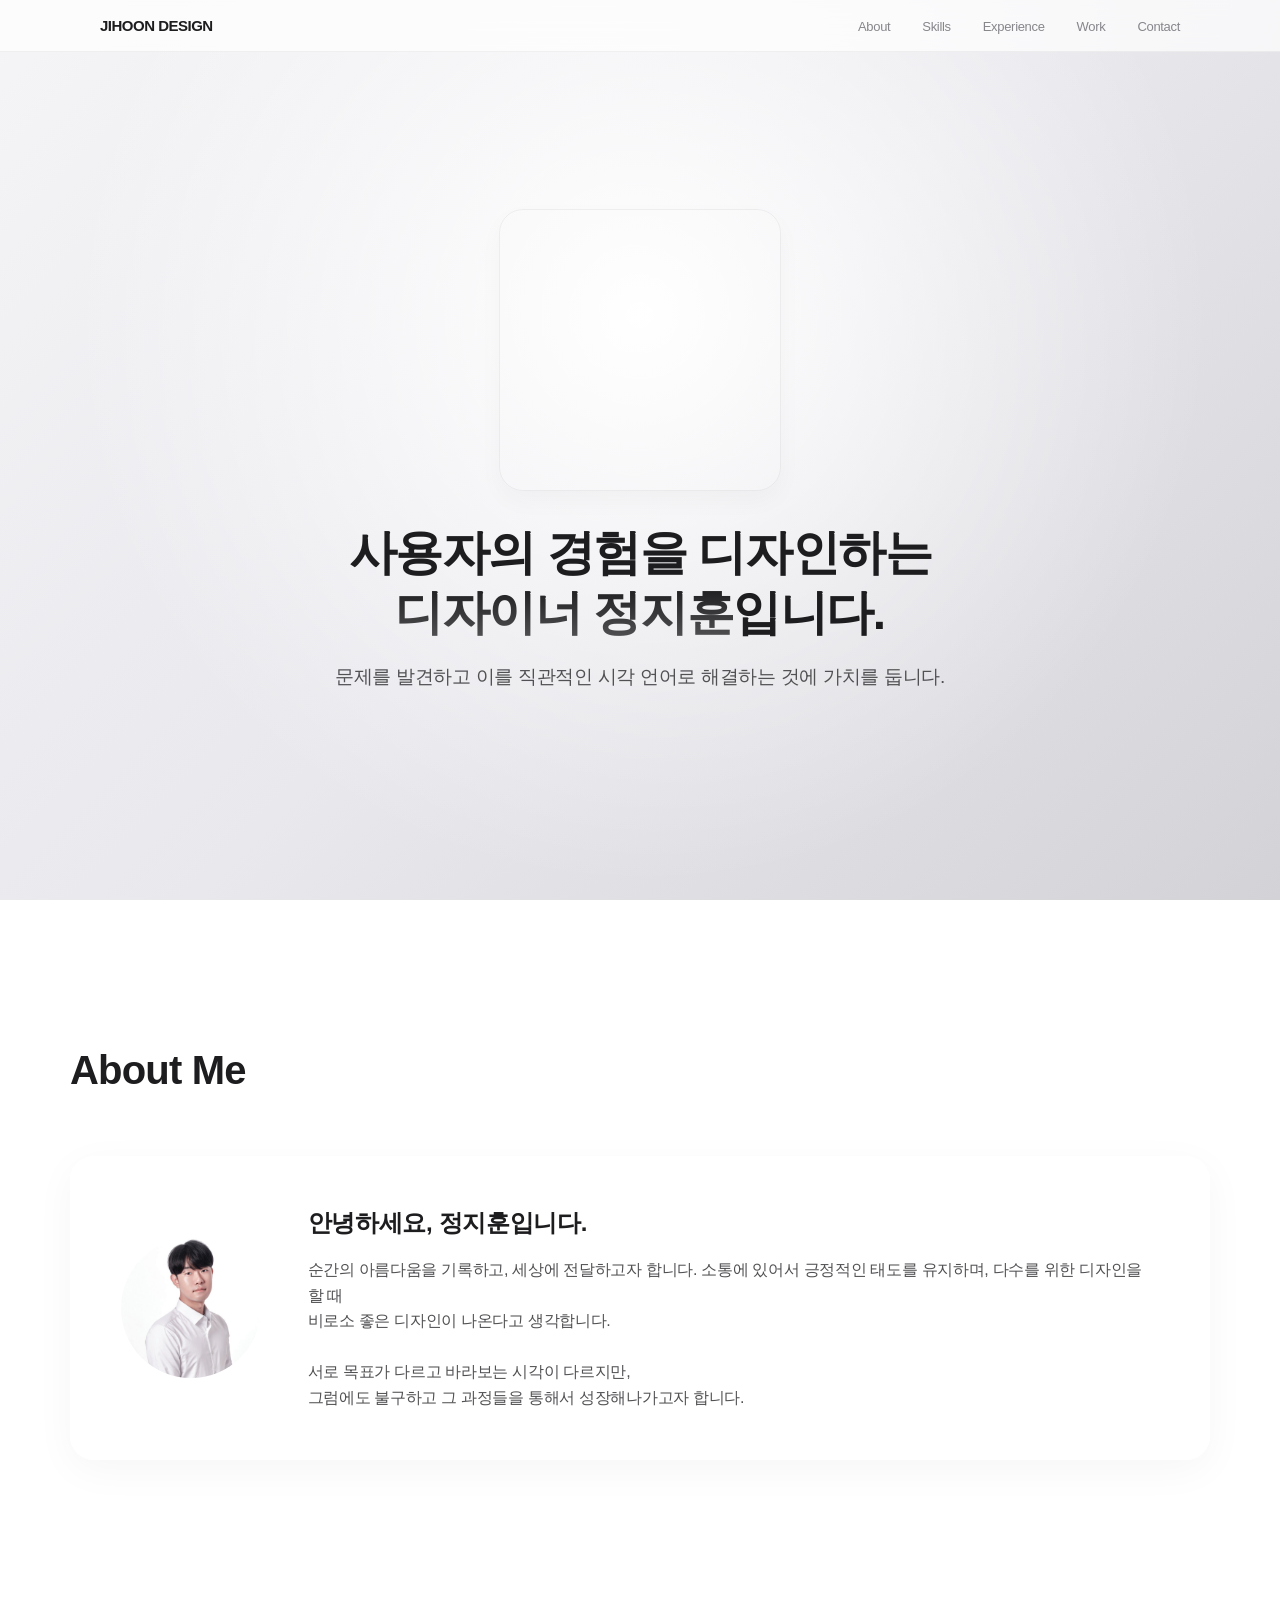
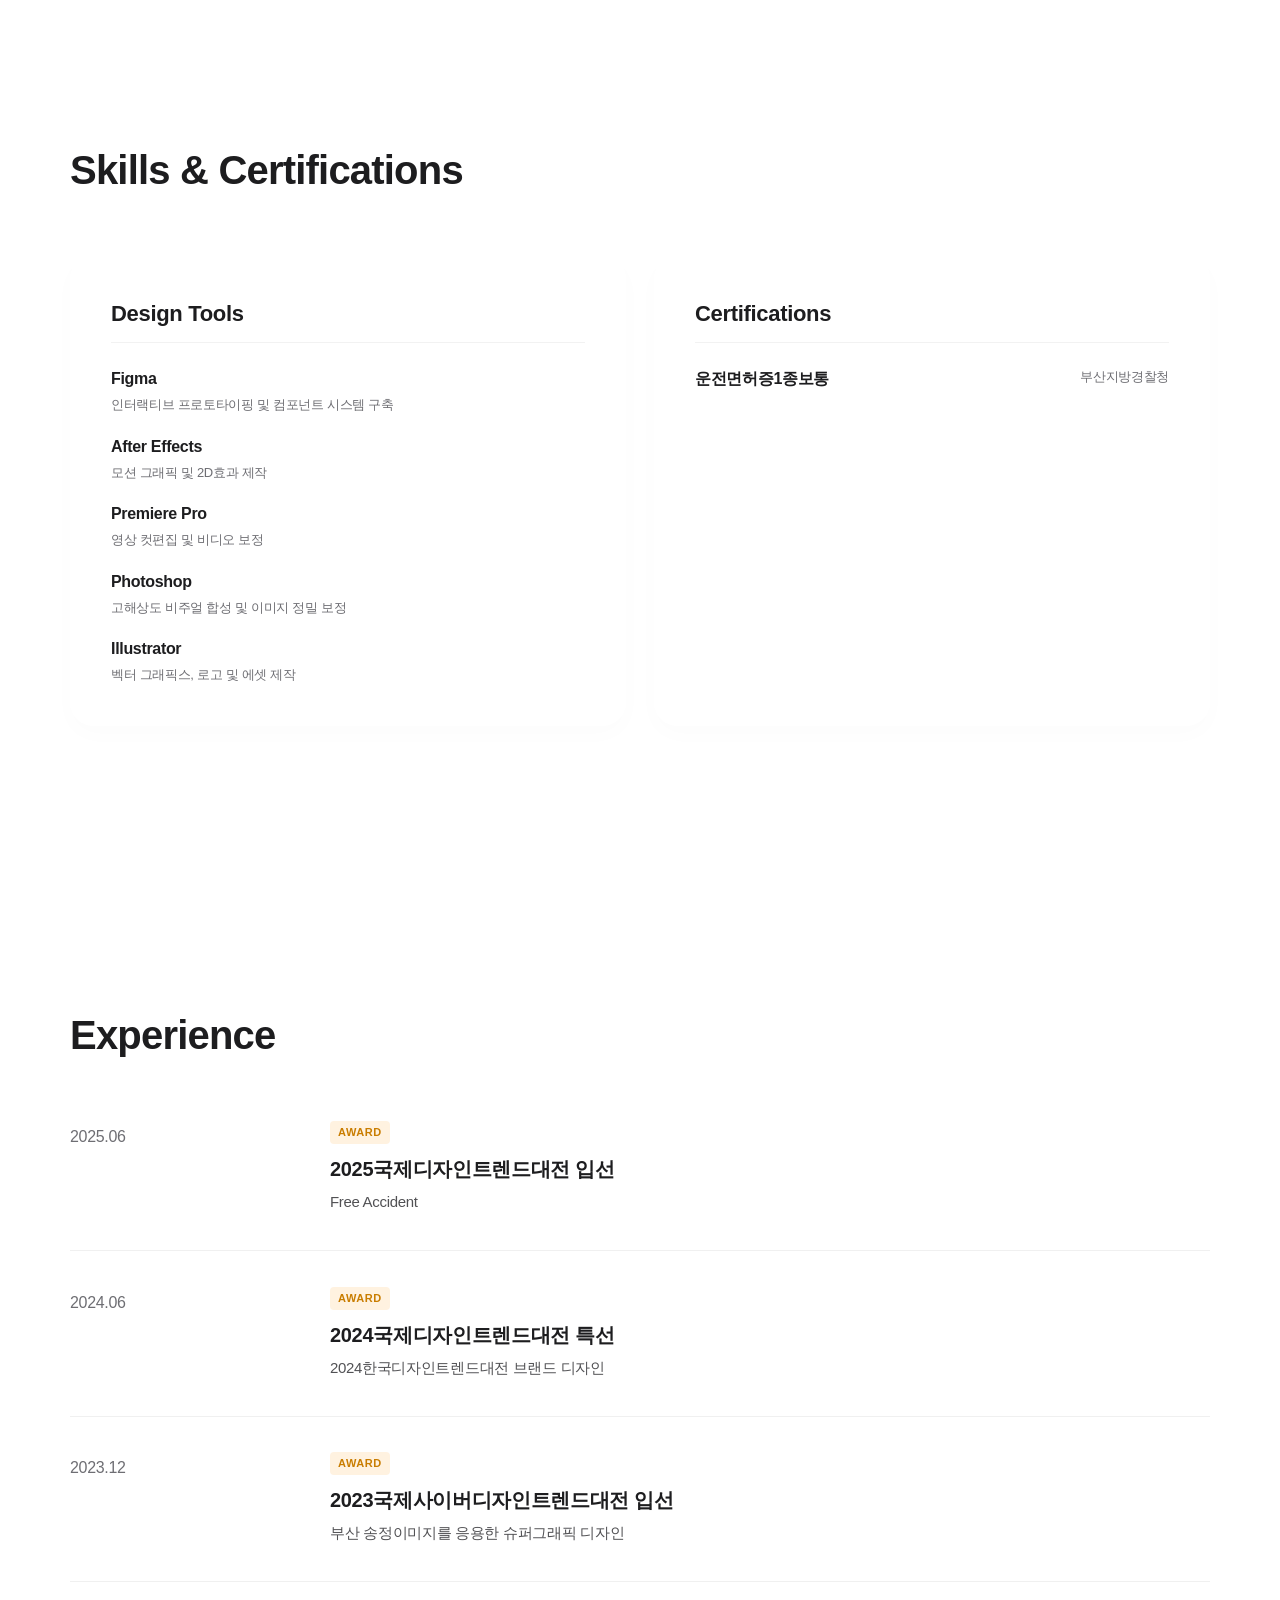
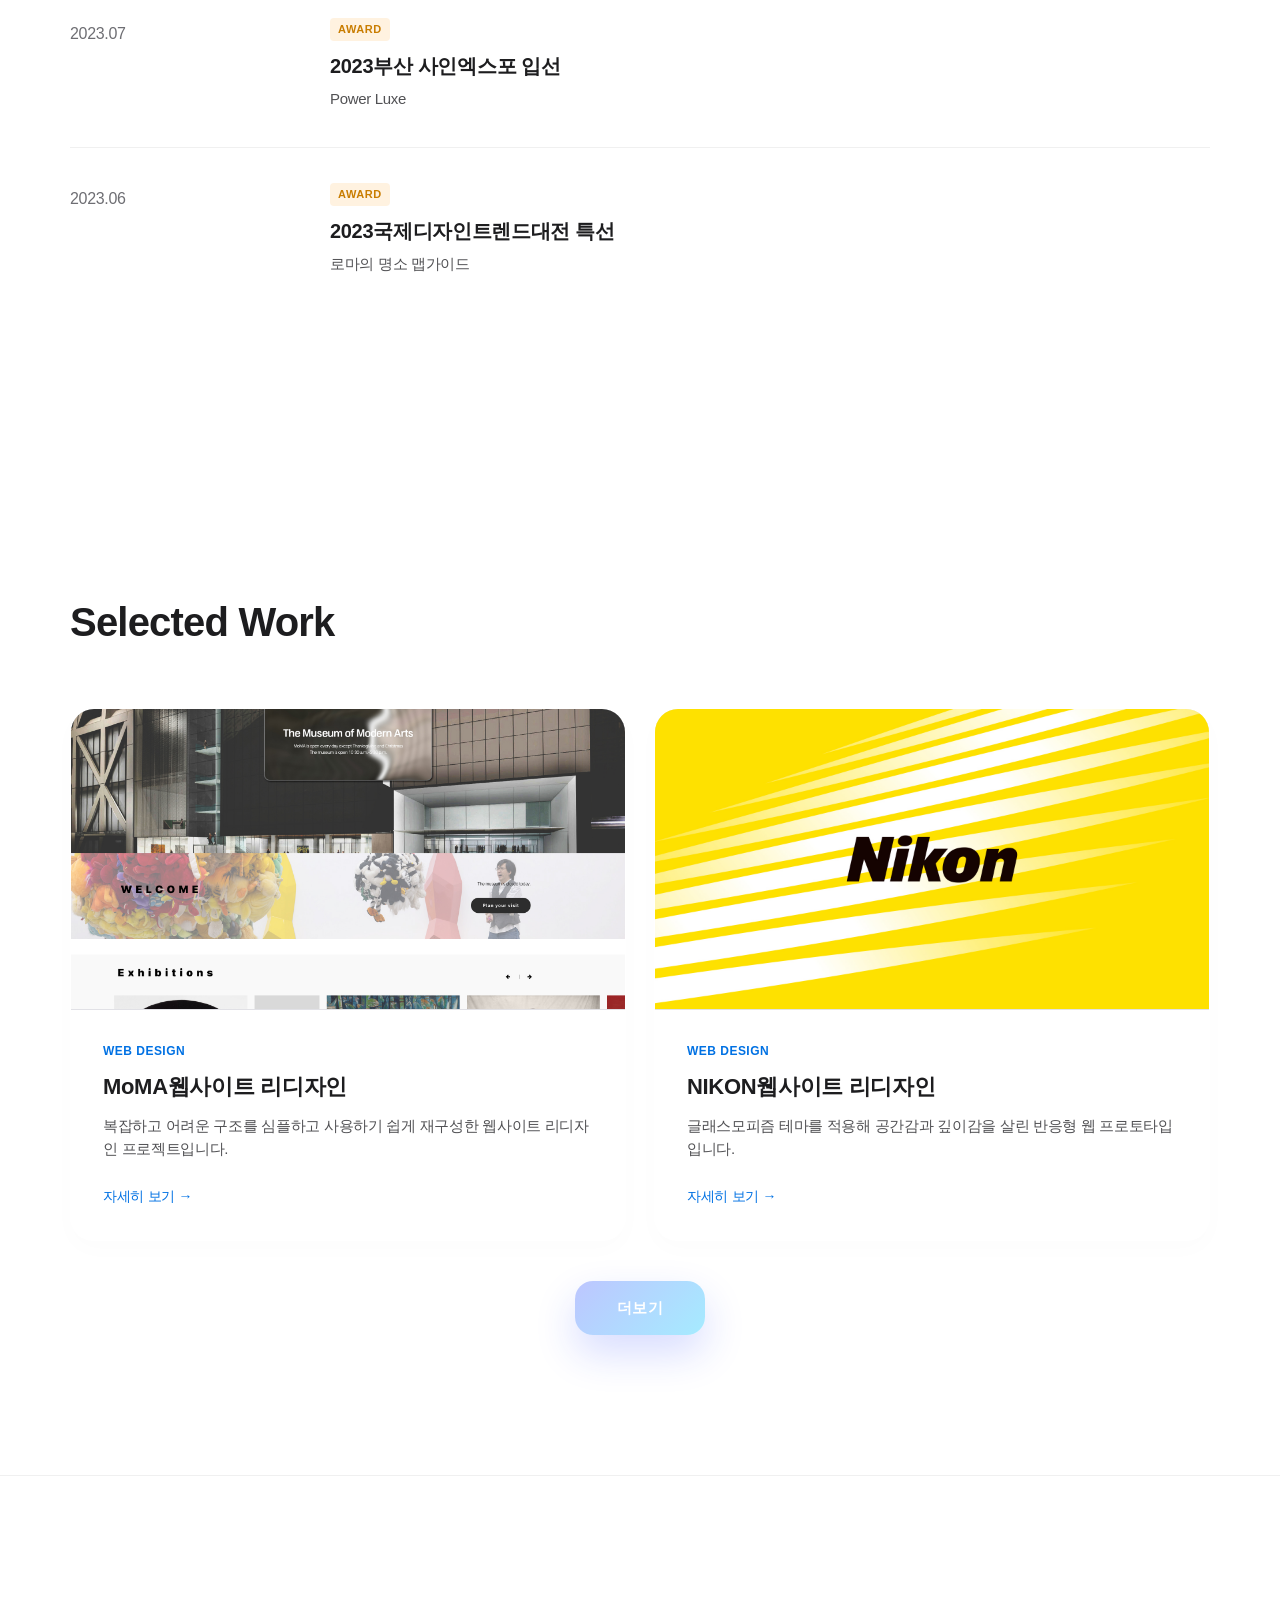
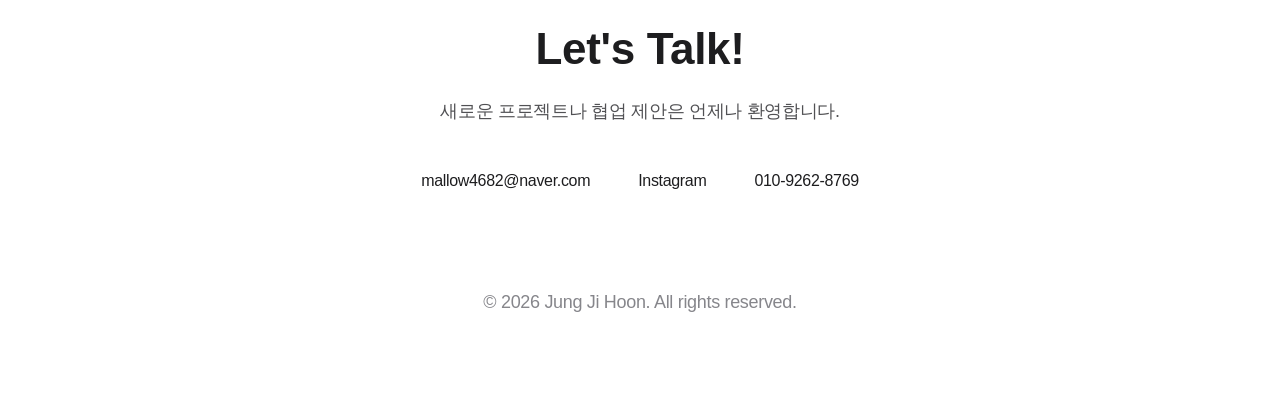
<file: index.html>
<!DOCTYPE html>
<html lang="ko">
<head>
    <meta charset="UTF-8">
    <meta name="viewport" content="width=device-width, initial-scale=1.0">
    <title>정지훈 이력서</title>
    <link rel="stylesheet" href="./css/reset.css">
    <link rel="stylesheet" href="./css/index.css">
    <script src="./js/index.jsx"></script>
</head>
<body>
    <div id="wrap">
        <header id="header">
            <div class="logo">
                <a href="#">JIHOON DESIGN</a>
            </div>
            <nav>
                <ul>
                    <li><a href="#about">About</a></li>
                    <li><a href="#skills">Skills</a></li>
                    <li><a href="#experience">Experience</a></li>
                    <li><a href="#portfolio">Work</a></li>
                    <li><a href="#contact">Contact</a></li>
                </ul>
            </nav>
        </header>

        <main>
            <section id="hero">
                <div class="hero-content">
                    <div class="hero-image-container">
                        <!-- <img src="main-hero.jpg" alt="정지훈 디자인 대표 이미지" class="main-hero-img"> -->
                    </div>
                    <h1>사용자의 경험을 디자인하는 <br><span>디자이너 정지훈</span>입니다.</h1>
                    <p>문제를 발견하고 이를 직관적인 시각 언어로 해결하는 것에 가치를 둡니다.</p>
                </div>
            </section>

            <section id="about">
                <h2>About Me</h2>
                <div class="about-wrapper">
                    <div class="profile-img">
                        <img src="./image/profile.jpg" alt="정지훈 프로필 사진">
                    </div>
                    <div class="profile-text">
                        <h3>안녕하세요, 정지훈입니다.</h3>
                        <p>
                            순간의 아름다움을 기록하고, 세상에 전달하고자 합니다.
                            소통에 있어서 긍정적인 태도를 유지하며, 다수를 위한 디자인을 할 때<br>
                            비로소 좋은 디자인이 나온다고 생각합니다.<br>
                            <br>
                            서로 목표가 다르고 바라보는 시각이 다르지만,<br>
                            그럼에도 불구하고 그 과정들을 통해서 성장해나가고자 합니다.
                        </p>
                    </div>
                </div>
            </section>

            <section id="skills">
                <h2>Skills & Certifications</h2>
                <div class="skills-container">
                    <div class="skill-card">
                        <h3>Design Tools</h3>
                        <ul class="skill-list">
                            <li><span class="tool-name">Figma</span><span class="tool-desc">인터랙티브 프로토타이핑 및 컴포넌트 시스템 구축</span></li>
                            <li><span class="tool-name">After Effects</span><span class="tool-desc">모션 그래픽 및 2D효과 제작</span></li>
                            <li><span class="tool-name">Premiere Pro</span><span class="tool-desc">영상 컷편집 및 비디오 보정</span></li>
                            <li><span class="tool-name">Photoshop</span><span class="tool-desc">고해상도 비주얼 합성 및 이미지 정밀 보정</span></li>
                            <li><span class="tool-name">Illustrator</span><span class="tool-desc">벡터 그래픽스, 로고 및 에셋 제작</span></li>
                        </ul>
                    </div>
                    <div class="skill-card">
                        <h3>Certifications</h3>
                        <ul class="cert-list">
                            <li><span class="cert-name">운전면허증1종보통</span><span class="cert-agency">부산지방경찰청</span></li>
                            <!-- <li><span class="cert-name">시각디자인기사</span><span class="cert-agency">한국산업인력공단</span></li>
                            <li><span class="cert-name">컴퓨터그래픽스운용기능사</span><span class="cert-agency">한국산업인력공단</span></li>
                            <li><span class="cert-name">GTQ 그래픽기술자격 1급</span><span class="cert-agency">한국생산성본부</span></li> -->
                        </ul>
                    </div>
                </div>
            </section>

            <section id="experience">
                <h2>Experience</h2>
                <div class="timeline">
                    <div class="timeline-item">
                        <div class="time-period">2025.06</div>
                        <div class="time-content">
                            <span class="exp-badge award">Award</span>
                            <h3>2025국제디자인트렌드대전 입선</h3>
                            <p>Free Accident</p>
                        </div>
                    </div>
                    <div class="timeline-item">
                        <div class="time-period">2024.06</div>
                        <div class="time-content">
                            <span class="exp-badge award">Award</span>
                            <h3>2024국제디자인트렌드대전 특선</h3>
                            <p>2024한국디자인트렌드대전 브랜드 디자인</p>
                        </div>
                    </div>
                    <div class="timeline-item">
                        <div class="time-period">2023.12</div>
                        <div class="time-content">
                            <span class="exp-badge award">Award</span>
                            <h3>2023국제사이버디자인트렌드대전 입선</h3>
                            <p>부산 송정이미지를 응용한 슈퍼그래픽 디자인</p>
                        </div>
                    </div>
                    <div class="timeline-item">
                        <div class="time-period">2023.07</div>
                        <div class="time-content">
                            <span class="exp-badge award">Award</span>
                            <h3>2023부산 사인엑스포 입선</h3>
                            <p>Power Luxe</p>
                        </div>
                    </div>  
                    <div class="timeline-item">
                        <div class="time-period">2023.06</div>
                        <div class="time-content">
                            <span class="exp-badge award">Award</span>
                            <h3>2023국제디자인트렌드대전 특선</h3>
                            <p>로마의 명소 맵가이드</p>
                        </div>
                    </div>
                </div>
            </section>

            <section id="portfolio">
                <h2>Selected Work</h2>
                <div class="portfolio-grid">
                    <article class="portfolio-item">
                        <div class="project-thumbnail">
                            <img src="./image/moma_thumbnail.jpg" alt="프로젝트 1 썸네일">
                        </div>
                        <div class="project-info">
                            <span class="project-category">Web Design</span>
                            <h3>MoMA웹사이트 리디자인</h3>
                            <p>복잡하고 어려운 구조를 심플하고 사용하기 쉽게 재구성한 웹사이트 리디자인 프로젝트입니다.</p>
                            <a href="https://hyeon-chea-hyeon.github.io/moma/" class="btn-text">자세히 보기 &rarr;</a>
                        </div>
                    </article>

                    <article class="portfolio-item">
                        <div class="project-thumbnail">
                            <img src="./image/nikon_thumbnail.jpg" alt="프로젝트 2 썸네일">
                        </div>
                        <div class="project-info">
                            <span class="project-category">Web Design</span>
                            <h3>NIKON웹사이트 리디자인</h3>
                            <p>글래스모피즘 테마를 적용해 공간감과 깊이감을 살린 반응형 웹 프로토타입입니다.</p>
                            <a href="https://hyeon-chea-hyeon.github.io/NIKON_1/" class="btn-text">자세히 보기 &rarr;</a>
                        </div>
                    </article>
                </div>
                <div class="portfolio-more">
                    <a href="./moreportfolio.html" class="more-btn">더보기</a>
                </div>
            </section>
        </main>

        <footer id="contact">
            <h2>Let's Talk!</h2>
            <p>새로운 프로젝트나 협업 제안은 언제나 환영합니다.</p>
            <div class="contact-links">
                <a href="mailto:mallow4682@naver.com" class="contact-item">mallow4682@naver.com</a>
                <a href="https://instagram.com/ji.hoon_pic" target="_blank" class="contact-item">Instagram</a>
                <a href="tel:010-9262-8769" class="contact-item">010-9262-8769</a>
            </div>
            <p class="copyright">&copy; 2026 Jung Ji Hoon. All rights reserved.</p>
        </footer>
    </div>


</body>
</html>
</file>
<file: css/index.css>
/* ==========================================================================
   1. 전역 스타일 및 Apple Typography (Light Mode)
   ========================================================================== */
html {
    scroll-behavior: smooth;
}

body {
    /* 밝고 은은한 레이어드 그라데이션 배경 구현 */
    background: linear-gradient(135deg, #f5f5f7 0%, #e8e8ed 50%, #d2d2d7 100%);
    background-attachment: fixed; /* 스크롤 시에도 그라데이션 고정되어 고급스러운 느낌 제공 */
    color: #1d1d1f; /* 깊이감 있는 애플 다크 그레이 텍스트 */
    font-family: -apple-system, BlinkMacSystemFont, "SF Pro Display", "SF Pro Text", "Helvetica Neue", Arial, sans-serif;
    letter-spacing: -0.02em;
    line-height: 1.5;
    overflow-x: hidden;
}

a {
    color: inherit;
    text-decoration: none;
}

img {
    max-width: 100%;
    height: auto;
    display: block;
}

#wrap {
    width: 100%;
    position: relative;
}

/* ==========================================================================
   2. 1) 네비게이션바 (밝은 투명 글래스모피즘)
   ========================================================================== */
#header {
    position: fixed;
    top: 0;
    left: 0;
    width: 100%;
    height: 52px;
    display: flex;
    justify-content: space-between;
    align-items: center;
    padding: 0 100px;
    box-sizing: border-box;
    z-index: 1000;
    
    /* 밝은 모드용 frosted glass 효과 */
    background: rgba(255, 255, 255, 0.7);
    backdrop-filter: blur(20px);
    -webkit-backdrop-filter: blur(20px);
    border-bottom: 1px solid rgba(0, 0, 0, 0.05);
}

#header .logo a {
    font-size: 15px;
    font-weight: 600;
    letter-spacing: -0.5px;
    color: #1d1d1f;
}

#header nav ul {
    display: flex;
    list-style: none;
    gap: 32px;
}

#header nav ul a {
    font-size: 13px;
    color: #86868b;
    transition: color 0.3s ease;
}

#header nav ul a:hover {
    color: #0071e3; /* 호버 시 시그니처 블루 사용 */
}

/* ==========================================================================
   3. 메인 콘텐츠 공통 레이아웃
   ========================================================================== */
main {
    max-width: 1140px;
    margin: 0 auto;
    padding: 0 24px;
}

section {
    padding: 140px 0;
}

section h2 {
    font-size: 40px;
    font-weight: 700;
    letter-spacing: -0.02em;
    margin-bottom: 56px;
    color: #1d1d1f;
}

/* ==========================================================================
   4. 2) 메인이미지 & 히어로 섹션
   ========================================================================== */
#hero {
    height: 100vh;
    display: flex;
    align-items: center;
    justify-content: center;
    text-align: center;
    padding: 0 20px;
    max-width: 100%;
    /* 히어로 상단에 은은한 빛이 감도는 화이트 라디얼 그라데이션 배치 */
    background: radial-gradient(circle at 50% 35%, #ffffff 0%, rgba(255, 255, 255, 0) 70%);
}

.hero-content {
    transform-style: preserve-3d;
}

.hero-image-container {
    width: 280px;
    height: 280px;
    margin: 0 auto 32px auto;
    border-radius: 24px;
    overflow: hidden;
    border: 1px solid rgba(0, 0, 0, 0.05);
    /* 그림자 농도를 8%에서 3%로 낮추고 범위 축소 */
    box-shadow: 0 10px 25px rgba(0, 0, 0, 0.03); 
}

.main-hero-img {
    width: 100%;
    height: 100%;
    object-fit: cover;
}

.hero-content h1 {
    font-size: 48px;
    font-weight: 700;
    line-height: 1.25;
    letter-spacing: -0.03em;
    margin-bottom: 20px;
    color: #1d1d1f;
}

.hero-content h1 span {
    /* 밝은 배경에 맞춰 고급스럽고 정갈한 다크 그라데이션 적용 */
    background: linear-gradient(180deg, #1d1d1f 0%, #515154 100%);
    -webkit-background-clip: text;
    -webkit-text-fill-color: transparent;
}

.hero-content p {
    font-size: 19px;
    color: #515154;
    font-weight: 400;
}

/* ==========================================================================
   5. 3) About Me 섹션 (밝은 글래스모피즘 카드)
   ========================================================================== */
.about-wrapper {
    display: flex;
    gap: 48px;
    align-items: center;
    background: rgba(255, 255, 255, 0.4);
    backdrop-filter: blur(20px);
    -webkit-backdrop-filter: blur(20px);
    border: 1px solid rgba(255, 255, 255, 0.5);
    border-radius: 24px;
    padding: 48px;
    /* 아주 미세한 경계선용 그림자만 남김 */
    box-shadow: 0 8px 30px rgba(0, 0, 0, 0.02);
    transform-style: preserve-3d;
/* } */
    
    /* 화사한 투명 유리 느낌의 면 분할 */
    background: rgba(255, 255, 255, 0.4);
    backdrop-filter: blur(20px);
    -webkit-backdrop-filter: blur(20px);
    border: 1px solid rgba(255, 255, 255, 0.5);
    border-radius: 24px;
    padding: 48px;
    
    /* 부드럽고 가벼운 그림자 처리 */
    box-shadow: 0 10px 40px rgba(0, 0, 0, 0.04);
    transform-style: preserve-3d;
}

.profile-img img {
    width: 140px;
    height: 140px;
    border-radius: 50%;
    object-fit: cover;
    border: 2px solid #ffffff;
}

.profile-text h3 {
    font-size: 24px;
    font-weight: 600;
    margin-bottom: 16px;
    color: #1d1d1f;
}

.profile-text p {
    color: #515154;
    font-size: 16px;
    line-height: 1.6;
}

/* ==========================================================================
   6. 4) Skill 섹션 (화이트 글래스 카드형 레이아웃)
   ========================================================================== */
.skills-container {
    display: grid;
    grid-template-columns: repeat(2, 1fr);
    gap: 28px;
}

.skill-card {
    background: rgba(255, 255, 255, 0.4);
    backdrop-filter: blur(20px);
    -webkit-backdrop-filter: blur(20px);
    border: 1px solid rgba(255, 255, 255, 0.5);
    border-radius: 24px;
    padding: 40px;
    /* 부드러운 스킨 톤에 맞춘 극도의 미니멀 그림자 */
    box-shadow: 0 8px 25px rgba(0, 0, 0, 0.015);
    transform-style: preserve-3d;
}

.skill-card h3 {
    font-size: 22px;
    font-weight: 600;
    margin-bottom: 24px;
    color: #1d1d1f;
    border-bottom: 1px solid rgba(0, 0, 0, 0.05);
    padding-bottom: 12px;
}

.skill-list, .cert-list {
    list-style: none;
    display: flex;
    flex-direction: column;
    gap: 20px;
}

.skill-list li {
    display: flex;
    flex-direction: column;
    gap: 4px;
}

.tool-name, .cert-name {
    font-size: 16px;
    font-weight: 600;
    color: #1d1d1f;
}

.tool-desc, .cert-agency {
    float: right;
    font-size: 13px;
    color: #6e6e73;
}

/* ==========================================================================
   7. 5) Experience 섹션 (미니멀 타임라인)
   ========================================================================== */
.timeline {
    display: flex;
    flex-direction: column;
}

.timeline-item {
    display: grid;
    grid-template-columns: 260px 1fr;
    padding: 36px 0;
    border-bottom: 1px solid rgba(0, 0, 0, 0.06);
}

.timeline-item:first-child { padding-top: 0; }
.timeline-item:last-child { border-bottom: none; }

.time-period {
    font-size: 16px;
    color: #6e6e73;
    font-weight: 500;
    padding-top: 4px;
}

.time-content {
    display: flex;
    flex-direction: column;
    align-items: flex-start;
}

.exp-badge {
    font-size: 11px;
    font-weight: 600;
    text-transform: uppercase;
    padding: 3px 8px;
    border-radius: 4px;
    margin-bottom: 10px;
    letter-spacing: 0.05em;
}

/* 라이트 모드에 맞춘 파스텔&선명한 뱃지 스키마 */
.exp-badge.career { background: rgba(0, 113, 227, 0.1); color: #0071e3; }
.exp-badge.award { background: rgba(255, 149, 0, 0.12); color: #c97d00; }
.exp-badge.activity { background: rgba(52, 199, 89, 0.12); color: #1a7e2b; }
.exp-badge.education { background: rgba(175, 82, 222, 0.1); color: #892cd8; }

.time-content h3 {
    font-size: 20px;
    font-weight: 600;
    color: #1d1d1f;
    margin-bottom: 6px;
}

.time-content p {
    font-size: 15px;
    color: #515154;
    line-height: 1.6;
}

/* ==========================================================================
   8. 6) Portfolio 섹션
   ========================================================================== */
.portfolio-grid {
    display: grid;
    grid-template-columns: repeat(2, 1fr);
    gap: 28px;
}

.portfolio-item {
    background: rgba(255, 255, 255, 0.3);
    border: 1px solid rgba(255, 255, 255, 0.4);
    border-radius: 24px;
    overflow: hidden;
    transform-style: preserve-3d;
    box-shadow: 0 8px 25px rgba(0, 0, 0, 0.015);
}

.project-thumbnail {
    width: 100%;
    height: 300px;
    background-color: #e8e8ed;
    overflow: hidden;
    border-bottom: 1px solid rgba(0, 0, 0, 0.03);
}

.project-thumbnail img {
    width: 100%;
    height: 100%;
    object-fit: cover;
}

.project-info {
    padding: 32px;
}

.project-category {
    font-size: 12px;
    font-weight: 600;
    text-transform: uppercase;
    color: #0071e3;
    letter-spacing: 0.04em;
    display: block;
    margin-bottom: 10px;
}

.project-info h3 {
    font-size: 22px;
    font-weight: 600;
    margin-bottom: 12px;
    color: #1d1d1f;
}

.project-info p {
    font-size: 15px;
    color: #515154;
    line-height: 1.5;
    margin-bottom: 24px;
}

.btn-text {
    font-size: 14px;
    color: #0071e3;
    font-weight: 500;
}

.portfolio-more {
    display: flex;
    justify-content: center;
    margin-top: 40px;
}

.more-btn {
    display: inline-flex;
    align-items: center;
    justify-content: center;
    padding: 16px 42px;
    border-radius: 18px;
    border: none;
    background: linear-gradient(135deg, #bdc6ff 0%, #a5ebff 100%);
    color: #ffffff;
    font-size: 15px;
    font-weight: 700;
    letter-spacing: 0.02em;
    box-shadow: 0 18px 40px rgba(31, 60, 255, 0.18);
    transition: transform 0.25s ease, box-shadow 0.25s ease, opacity 0.25s ease;
}

.more-btn:hover {
    transform: translateY(-3px);
    box-shadow: 0 24px 48px rgba(31, 60, 255, 0.24);
    opacity: 0.95;
}

.more-btn:active {
    transform: translateY(0);
    box-shadow: 0 14px 30px rgba(31, 60, 255, 0.18);
}

.gallery-board {
    display: grid;
    grid-template-columns: repeat(3, 1fr);
    gap: 28px;
}

.gallery-card {
    background: rgba(255, 255, 255, 0.45);
    border: 1px solid rgba(255, 255, 255, 0.6);
    border-radius: 28px;
    overflow: hidden;
    box-shadow: 0 16px 40px rgba(0, 0, 0, 0.06);
    transition: transform 0.3s ease, box-shadow 0.3s ease;
}

.gallery-card:hover {
    transform: translateY(-6px);
    box-shadow: 0 22px 50px rgba(0, 0, 0, 0.12);
}

.gallery-thumb {
    width: 100%;
    height: 240px;
    background-color: #e8e8ed;
    overflow: hidden;
}

.gallery-thumb img {
    width: 100%;
    height: 100%;
    object-fit: cover;
}

.gallery-info {
    padding: 32px;
}

.gallery-category {
    display: inline-block;
    margin-bottom: 16px;
    font-size: 12px;
    font-weight: 700;
    text-transform: uppercase;
    color: #0071e3;
    letter-spacing: 0.08em;
}

.gallery-info h3 {
    font-size: 22px;
    margin-bottom: 16px;
    color: #1d1d1f;
}

.gallery-info p {
    color: #515154;
    font-size: 15px;
    line-height: 1.7;
}

.gallery-meta {
    display: flex;
    justify-content: space-between;
    align-items: center;
    margin-top: 24px;
}

.gallery-meta span {
    font-size: 13px;
    color: #6e6e73;
}

@media (max-width: 1024px) {
    .gallery-board {
        grid-template-columns: repeat(2, 1fr);
    }
}

@media (max-width: 768px) {
    .gallery-board {
        grid-template-columns: 1fr;
    }
}

/* ==========================================================================
   9. 7) Contact 섹션
   ========================================================================== */
#contact {
    text-align: center;
    padding: 140px 0 60px 0;
    border-top: 1px solid rgba(0, 0, 0, 0.06);
}

#contact h2 {
    font-size: 44px;
    margin-bottom: 16px;
    font-weight: 700;
    color: #1d1d1f;
}

#contact p {
    color: #515154;
    font-size: 18px;
    margin-bottom: 44px;
}

.contact-links {
    display: flex;
    justify-content: center;
    gap: 48px;
    font-size: 16px;
    font-weight: 500;
    margin-bottom: 96px;
}

.contact-item {
    color: #1d1d1f;
    transition: color 0.3s ease;
}
.contact-item:hover {
    color: #0071e3;
}

.copyright {
    font-size: 12px;
    color: #86868b !important;
}

/* ==========================================================================
   10. 반응형 레이아웃 (Responsive)
   ========================================================================== */
@media (max-width: 768px) {
    #header { padding: 0 20px; }
    #header nav ul { gap: 16px; }
    
    #hero h1 { font-size: 34px; }
    #hero p { font-size: 16px; }
    .hero-image-container { width: 220px; height: 220px; }
    
    section { padding: 80px 0; }
    section h2 { font-size: 30px; margin-bottom: 40px; }
    
    .about-wrapper {
        flex-direction: column;
        text-align: center;
        padding: 36px 24px;
        gap: 28px;
    }
    
    .skills-container, .portfolio-grid {
        grid-template-columns: 1fr;
        gap: 20px;
    }
    
    .timeline-item {
        grid-template-columns: 1fr;
        gap: 8px;
        padding: 24px 0;
    }
    
    .contact-links {
        flex-direction: column;
        gap: 20px;
    }
}
</file>
